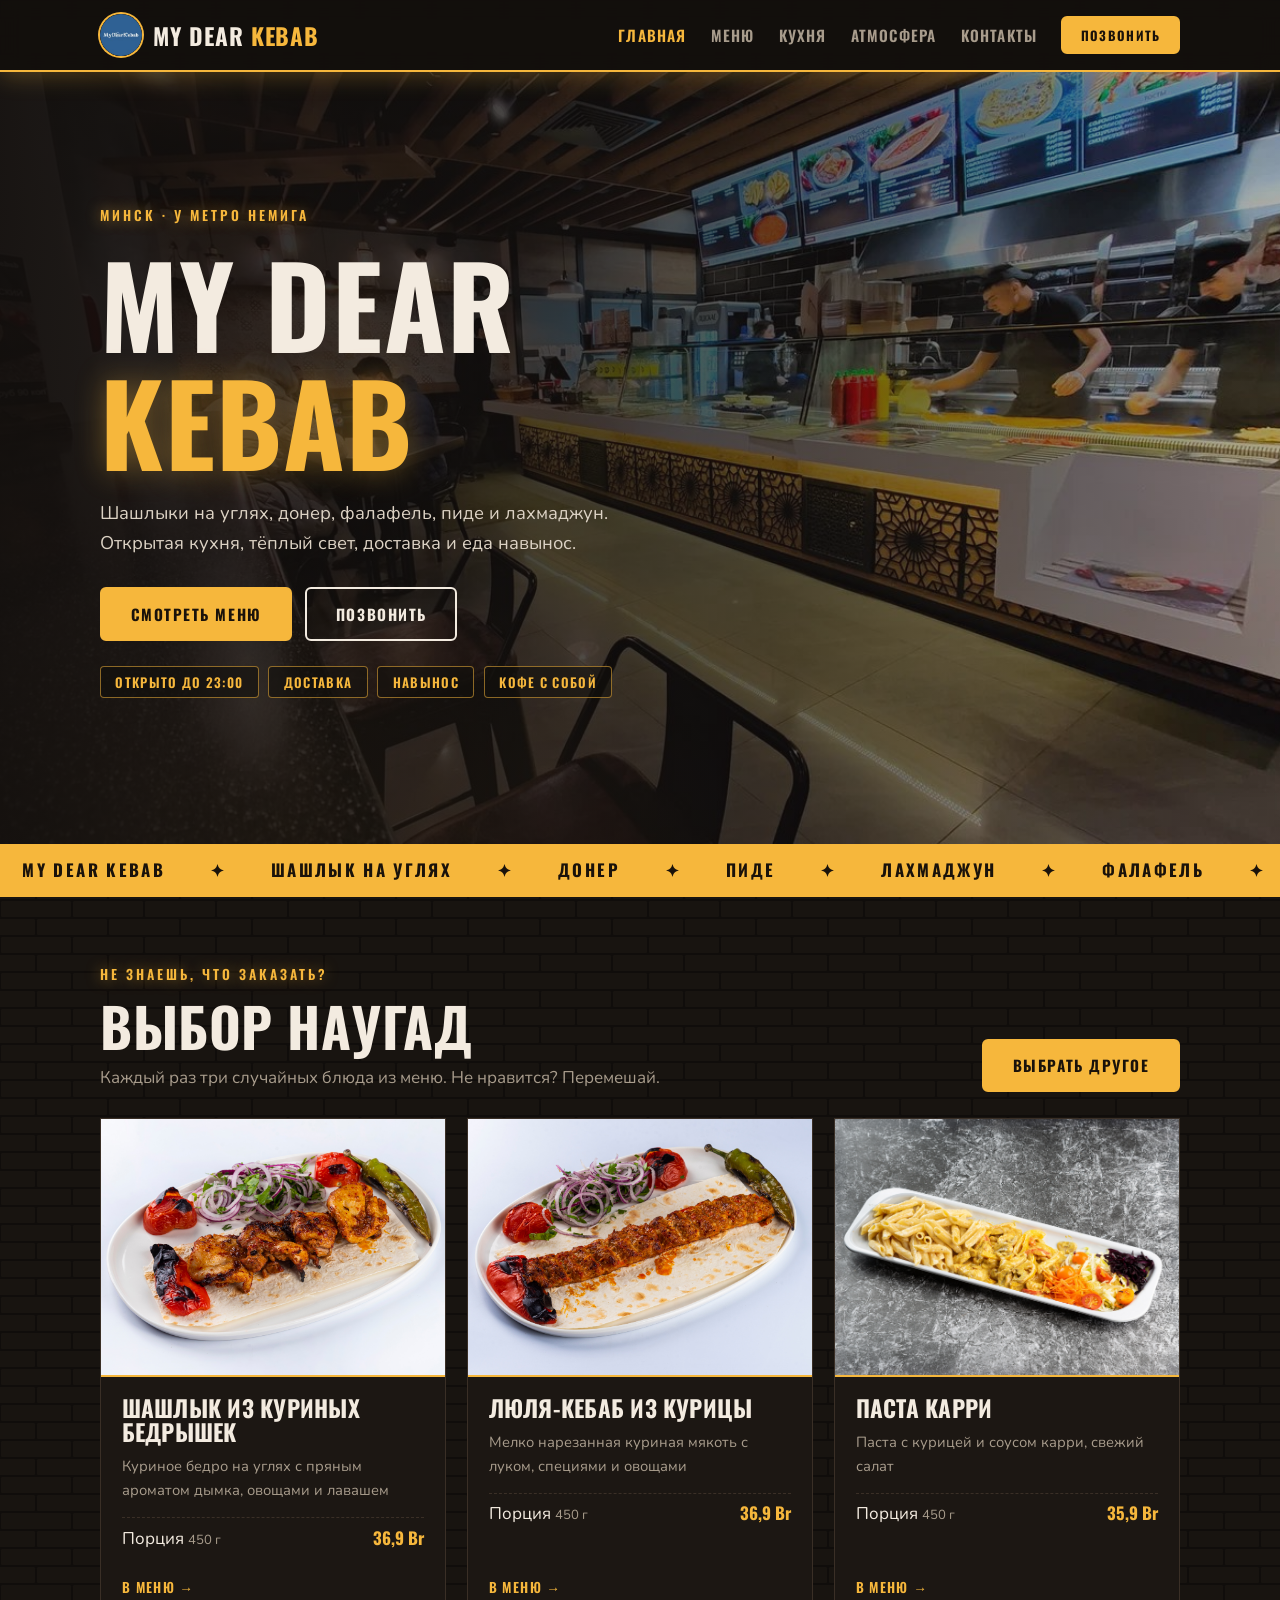
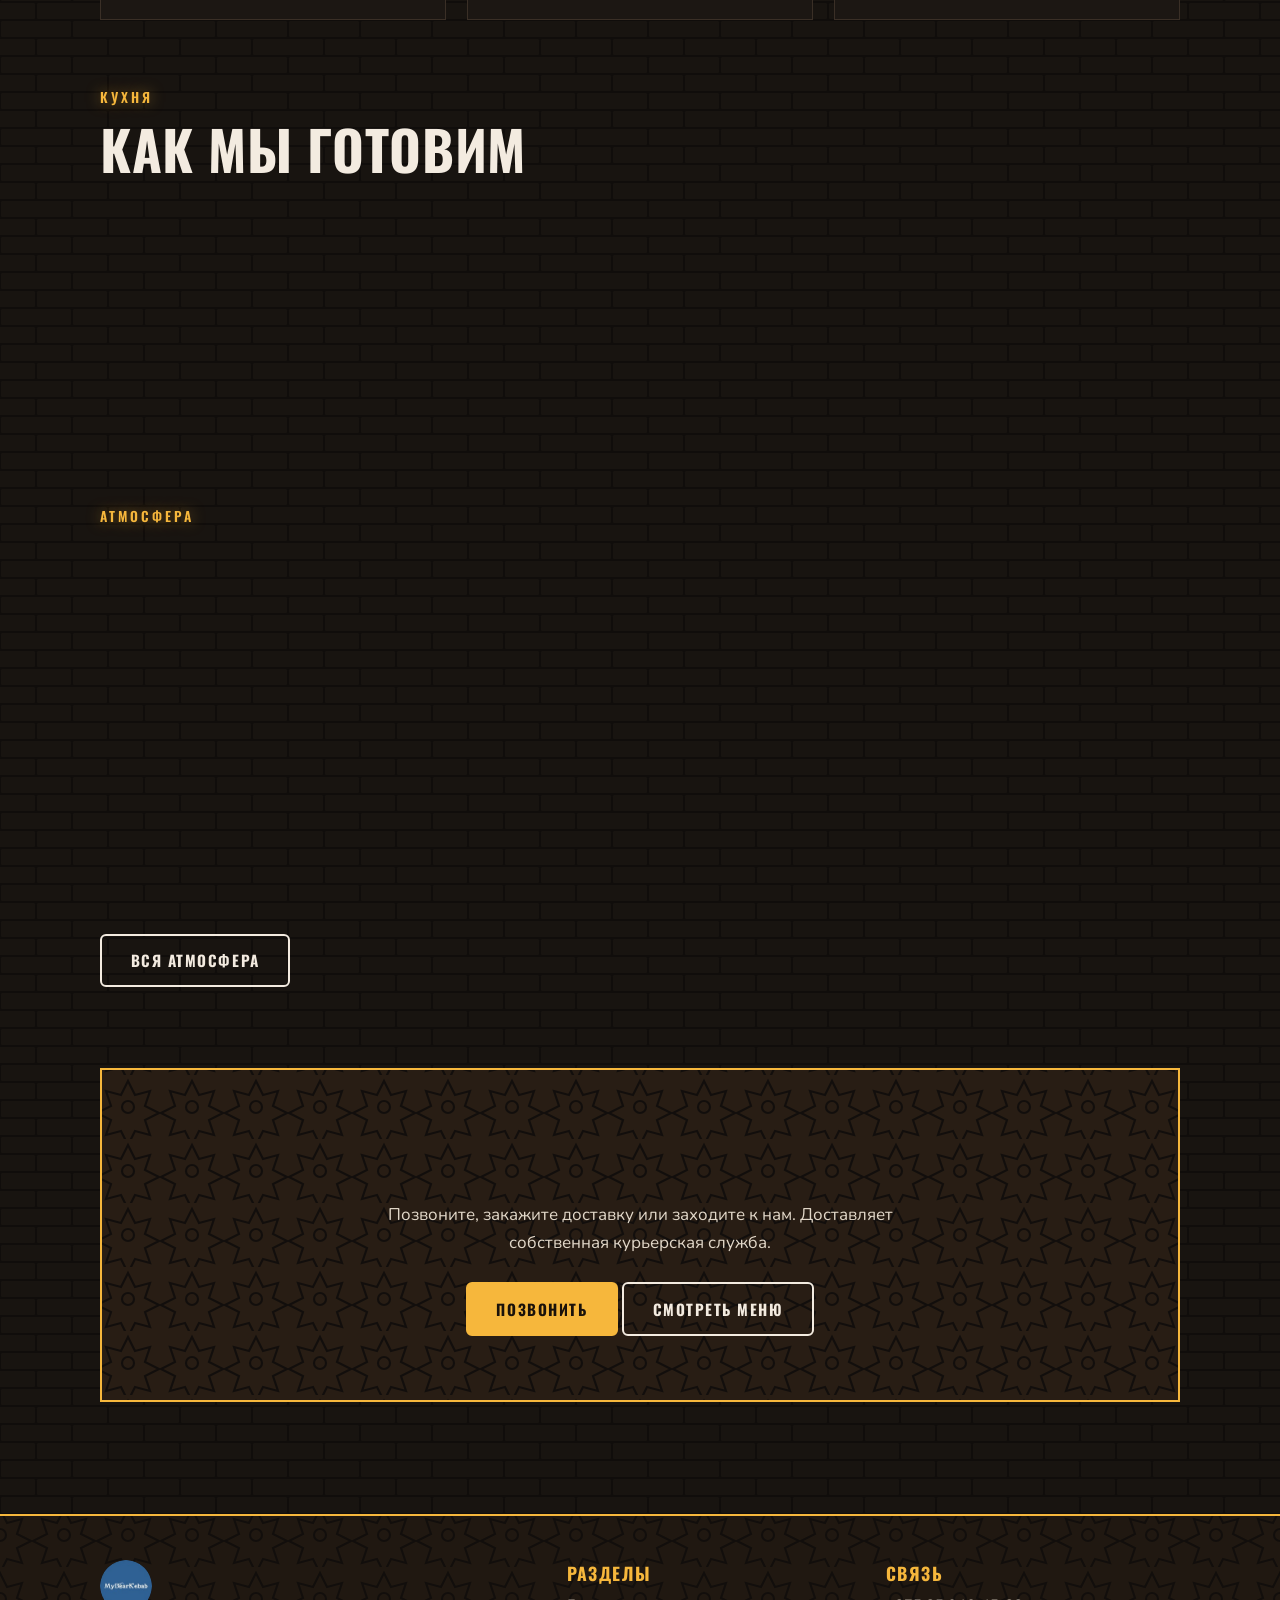
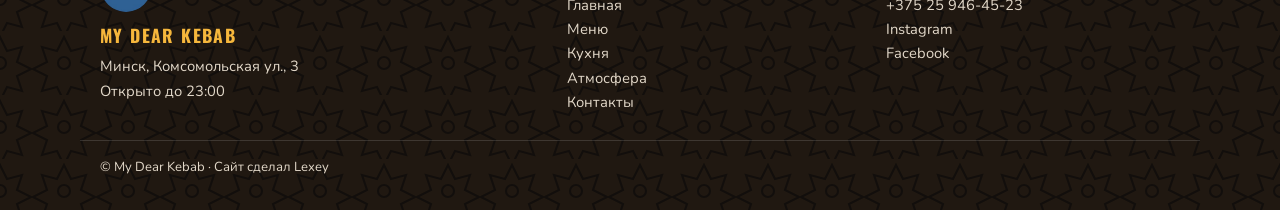
<file: index.html>
<!DOCTYPE html><html lang="ru"><head><meta charset="UTF-8"><meta name="viewport" content="width=device-width,initial-scale=1,viewport-fit=cover"><meta name="theme-color" content="#120f0d"><script>document.documentElement.className="js"</script><link rel="icon" href="favicon.ico" sizes="any"><link rel="icon" type="image/png" sizes="32x32" href="favicon-32.png"><link rel="apple-touch-icon" href="favicon-180.png"><link rel="preconnect" href="https://fonts.googleapis.com"><link rel="preconnect" href="https://fonts.gstatic.com" crossorigin><link href="https://fonts.googleapis.com/css2?family=Oswald:wght@500;600;700&family=Nunito:wght@400;600;700;800&display=swap" rel="stylesheet"><link rel="stylesheet" href="css/style.css"><title>My Dear Kebab — донер, шашлык и пиде в Минске, Комсомольская, 3</title><meta name="description" content="My Dear Kebab: шашлыки на углях, донер, фалафель, лахмаджун и пиде. Минск, Комсомольская ул., 3, у метро Немига. Доставка и еда навынос."></head><body><header id="site-header"></header>
<main><section class="hero"><div class="wrap"><span class="eyebrow">Минск · у метро Немига</span><h1>My Dear <span>Kebab</span></h1><p>Шашлыки на углях, донер, фалафель, пиде и лахмаджун. Открытая кухня, тёплый свет, доставка и еда навынос.</p><div class="acts"><a class="btn" href="menu.html">Смотреть меню</a><a class="btn ghost" data-tel href="#">Позвонить</a></div><div class="chips"><span data-site="hours"></span><span>Доставка</span><span>Навынос</span><span>Кофе с собой</span></div></div></section>
<div class="mq" id="mq"></div>
<section><div class="wrap"><div class="pick"><div class="sec-head"><span class="eyebrow">Не знаешь, что заказать?</span><h2>Выбор наугад</h2><p>Каждый раз три случайных блюда из меню. Не нравится? Перемешай.</p></div><button class="btn" id="reroll" type="button">Выбрать другое</button></div><div class="grid" id="random"></div></div></section>
<section style="padding-top:0"><div class="wrap"><div class="sec-head"><span class="eyebrow">Кухня</span><h2>Как мы готовим</h2></div><div class="tiles3"><a class="tile" href="kitchen.html"><span class="n">01</span><h3>Угли</h3><p>Баранина, телятина и курица на углях.</p></a><a class="tile" href="kitchen.html"><span class="n">02</span><h3>Лаваш и донер</h3><p>Тонкий лаваш и ароматные соусы.</p></a><a class="tile" href="kitchen.html"><span class="n">03</span><h3>Пиде и лахмаджун</h3><p>Выпечка из печи с мясом и сыром.</p></a></div></div></section>
<section style="padding-top:0"><div class="wrap"><div class="sec-head"><span class="eyebrow">Атмосфера</span><h2>Загляни к нам</h2></div><div class="shots"><figure style="margin:0"><div class="shot"><img src="images/hall.jpg" alt="Зал с открытой кухней" loading="lazy"></div><figcaption class="cap">Зал<small>Открытая кухня и экраны с меню.</small></figcaption></figure><figure style="margin:0"><div class="shot"><img src="images/terrace.jpg" alt="Летняя веранда" loading="lazy"></div><figcaption class="cap">Веранда<small>Столики под зонтами.</small></figcaption></figure><figure style="margin:0"><div class="shot"><img src="images/kitchen.jpg" style="--pos:45% 40%" alt="Повара за работой" loading="lazy"></div><figcaption class="cap">Кухня<small>Блюда собирают у стойки.</small></figcaption></figure></div><p style="margin-top:2rem"><a class="btn ghost" href="atmosphere.html">Вся атмосфера</a></p></div></section>
<section style="padding-top:0"><div class="wrap"><div class="band"><h2>Проголодались?</h2><p>Позвоните, закажите доставку или заходите к нам. Доставляет собственная курьерская служба.</p><a class="btn" data-tel href="#">Позвонить</a> <a class="btn ghost" href="menu.html">Смотреть меню</a></div></div></section></main><footer id="site-footer"></footer><script src="js/data.js"></script><script src="js/main.js"></script></body></html>
</file>
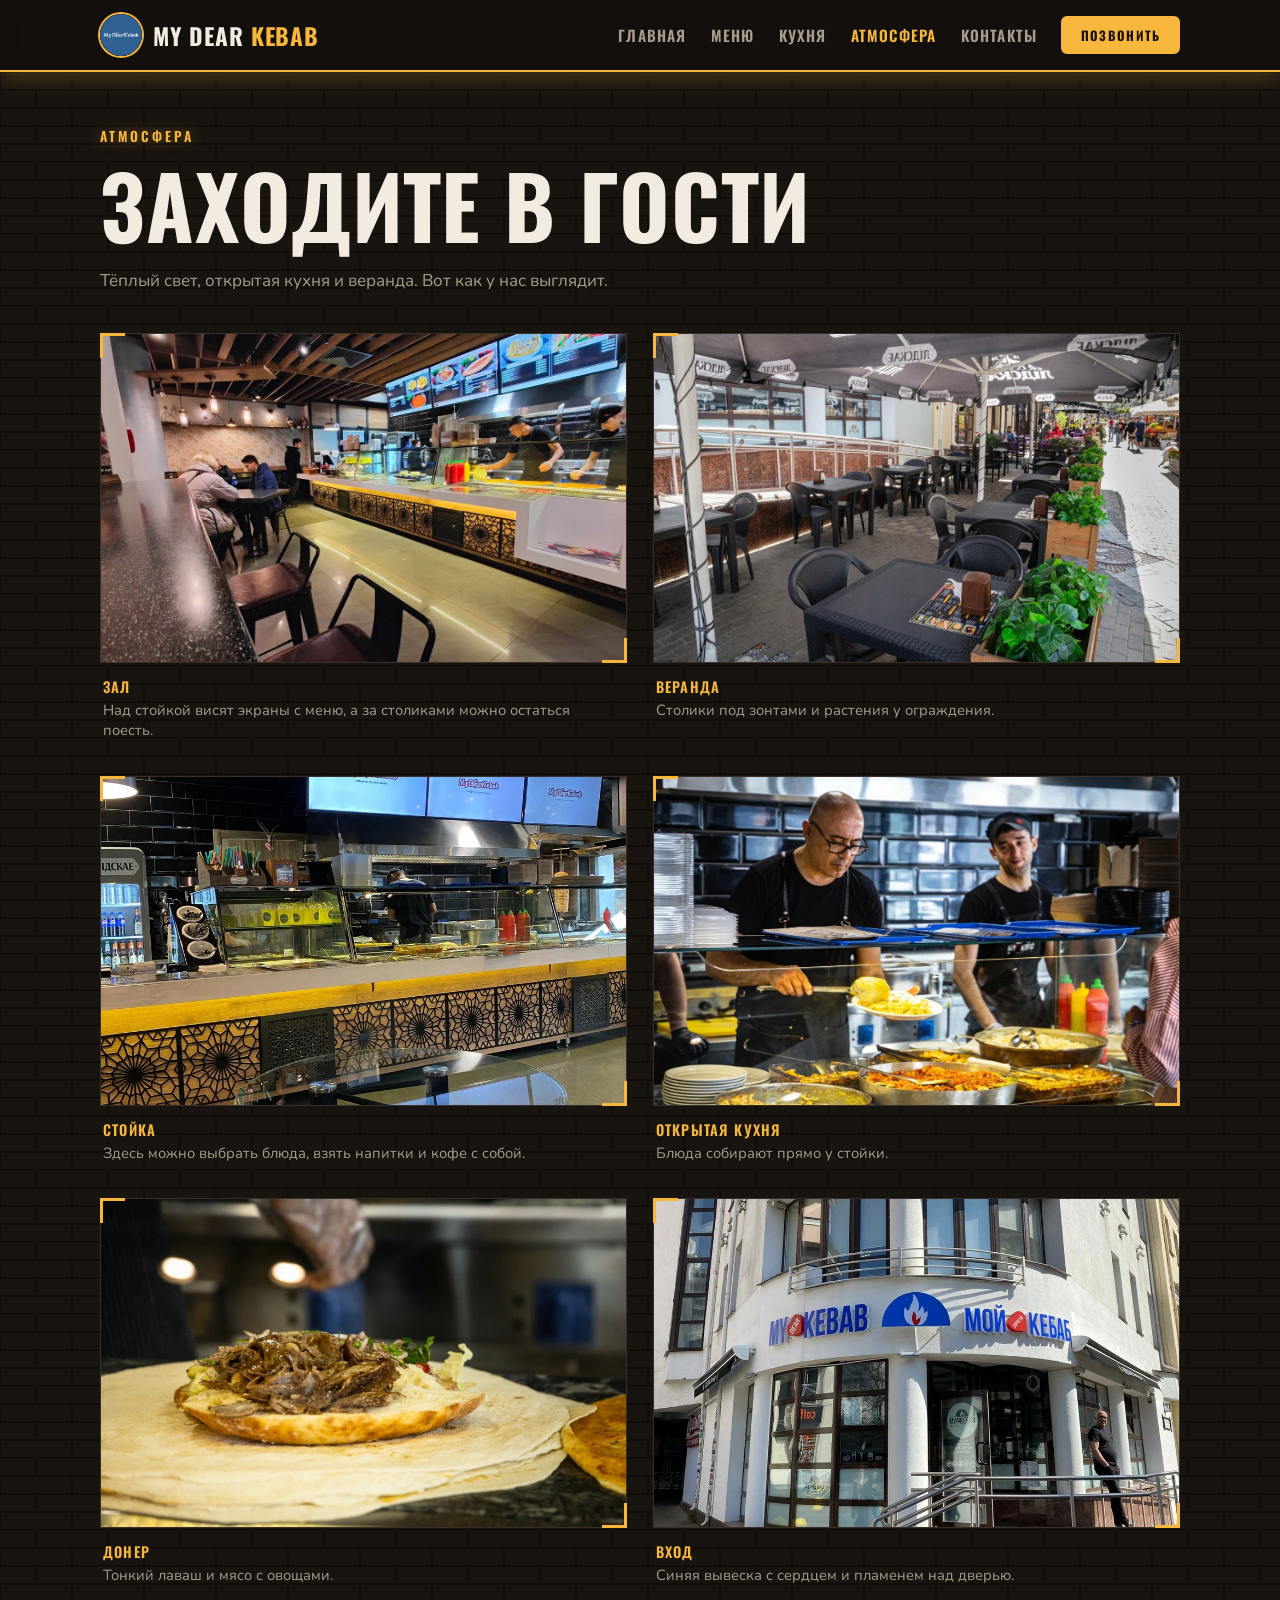
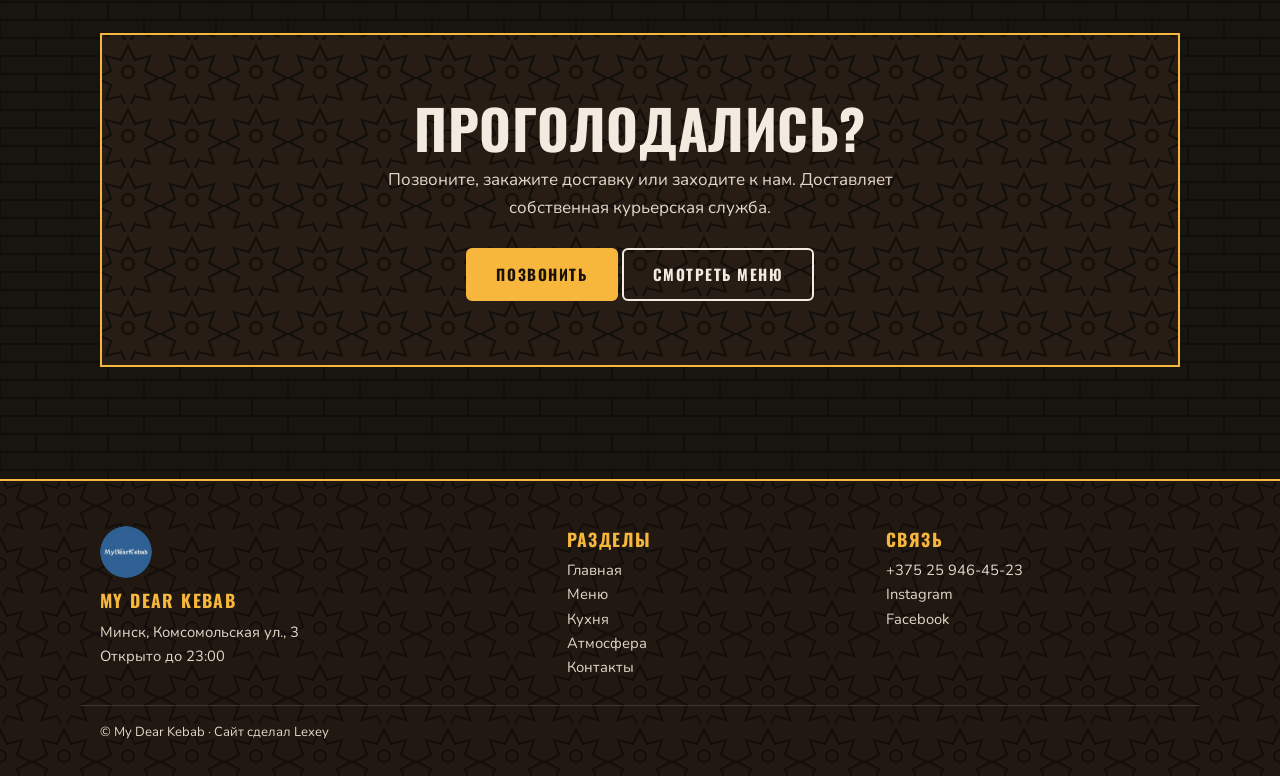
<file: atmosphere.html>
<!DOCTYPE html><html lang="ru"><head><meta charset="UTF-8"><meta name="viewport" content="width=device-width,initial-scale=1,viewport-fit=cover"><meta name="theme-color" content="#120f0d"><script>document.documentElement.className="js"</script><link rel="icon" href="favicon.ico" sizes="any"><link rel="icon" type="image/png" sizes="32x32" href="favicon-32.png"><link rel="apple-touch-icon" href="favicon-180.png"><link rel="preconnect" href="https://fonts.googleapis.com"><link rel="preconnect" href="https://fonts.gstatic.com" crossorigin><link href="https://fonts.googleapis.com/css2?family=Oswald:wght@500;600;700&family=Nunito:wght@400;600;700;800&display=swap" rel="stylesheet"><link rel="stylesheet" href="css/style.css"><title>Атмосфера — My Dear Kebab, Минск</title><meta name="description" content="Как выглядит My Dear Kebab: зал с открытой кухней, летняя веранда и вход на Комсомольской, 3."></head><body><header id="site-header"></header>
<main><div class="wrap page"><span class="eyebrow">Атмосфера</span><h1 class="big">Заходите в гости</h1><p class="mut" style="max-width:560px">Тёплый свет, открытая кухня и веранда. Вот как у нас выглядит.</p>
<div class="shots" style="grid-template-columns:repeat(2,1fr);margin-top:2.4rem;gap:2.2rem 1.6rem">
<figure style="margin:0"><div class="shot"><img src="images/hall.jpg" alt="Зал с открытой кухней" loading="lazy"></div><figcaption class="cap">Зал<small>Над стойкой висят экраны с меню, а за столиками можно остаться поесть.</small></figcaption></figure>
<figure style="margin:0"><div class="shot"><img src="images/terrace.jpg" alt="Летняя веранда" loading="lazy"></div><figcaption class="cap">Веранда<small>Столики под зонтами и растения у ограждения.</small></figcaption></figure>
<figure style="margin:0"><div class="shot"><img src="images/counter.jpg" style="--pos:50% 45%" alt="Стойка с экранами" loading="lazy"></div><figcaption class="cap">Стойка<small>Здесь можно выбрать блюда, взять напитки и кофе с собой.</small></figcaption></figure>
<figure style="margin:0"><div class="shot"><img src="images/kitchen.jpg" style="--pos:45% 40%" alt="Повара за работой" loading="lazy"></div><figcaption class="cap">Открытая кухня<small>Блюда собирают прямо у стойки.</small></figcaption></figure>
<figure style="margin:0"><div class="shot"><img src="images/doner.jpg" style="--pos:40% 50%" alt="Донер на кухне" loading="lazy"></div><figcaption class="cap">Донер<small>Тонкий лаваш и мясо с овощами.</small></figcaption></figure>
<figure style="margin:0"><div class="shot"><img src="images/facade.jpg" style="--pos:50% 62%" alt="Вход в My Dear Kebab" loading="lazy"></div><figcaption class="cap">Вход<small>Синяя вывеска с сердцем и пламенем над дверью.</small></figcaption></figure></div></div><section style="padding-top:0"><div class="wrap"><div class="band"><h2>Проголодались?</h2><p>Позвоните, закажите доставку или заходите к нам. Доставляет собственная курьерская служба.</p><a class="btn" data-tel href="#">Позвонить</a> <a class="btn ghost" href="menu.html">Смотреть меню</a></div></div></section></main><footer id="site-footer"></footer><script src="js/data.js"></script><script src="js/main.js"></script></body></html>
</file>
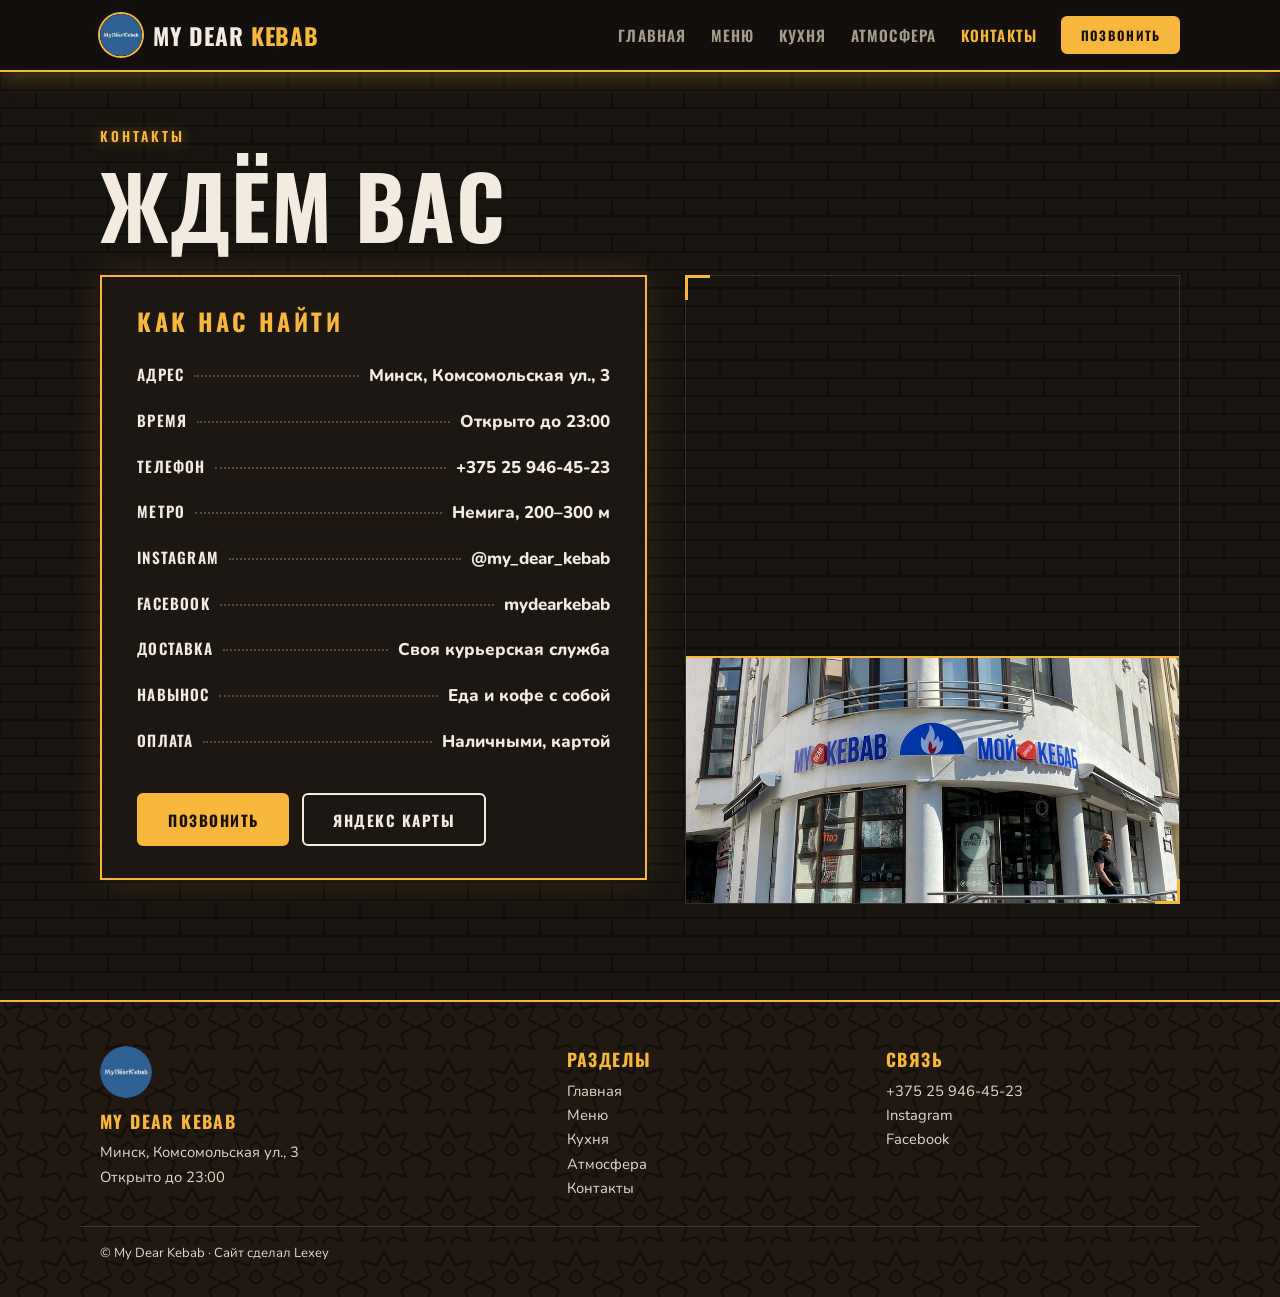
<file: contacts.html>
<!DOCTYPE html><html lang="ru"><head><meta charset="UTF-8"><meta name="viewport" content="width=device-width,initial-scale=1,viewport-fit=cover"><meta name="theme-color" content="#120f0d"><script>document.documentElement.className="js"</script><link rel="icon" href="favicon.ico" sizes="any"><link rel="icon" type="image/png" sizes="32x32" href="favicon-32.png"><link rel="apple-touch-icon" href="favicon-180.png"><link rel="preconnect" href="https://fonts.googleapis.com"><link rel="preconnect" href="https://fonts.gstatic.com" crossorigin><link href="https://fonts.googleapis.com/css2?family=Oswald:wght@500;600;700&family=Nunito:wght@400;600;700;800&display=swap" rel="stylesheet"><link rel="stylesheet" href="css/style.css"><title>Контакты — My Dear Kebab, Минск</title><meta name="description" content="My Dear Kebab: Минск, Комсомольская ул., 3. Телефон +375 25 946-45-23, Instagram, Facebook, как добраться от метро Немига."></head><body><header id="site-header"></header>
<main><div class="wrap page"><span class="eyebrow">Контакты</span><h1 class="big">Ждём вас</h1>
<div class="cnt"><div class="boardx"><h3>Как нас найти</h3>
<div class="ln"><span>Адрес</span><i></i><b data-site="address"></b></div><div class="ln"><span>Время</span><i></i><b data-site="hours"></b></div><div class="ln"><span>Телефон</span><i></i><b><a data-tel href="#"><span data-site="phone" style="font:inherit;letter-spacing:0;text-transform:none"></span></a></b></div><div class="ln"><span>Метро</span><i></i><b>Немига, 200–300 м</b></div><div class="ln"><span>Instagram</span><i></i><b><a data-ig href="#" target="_blank" rel="noopener">@my_dear_kebab</a></b></div><div class="ln"><span>Facebook</span><i></i><b><a data-fb href="#" target="_blank" rel="noopener">mydearkebab</a></b></div><div class="ln"><span>Доставка</span><i></i><b>Своя курьерская служба</b></div><div class="ln"><span>Навынос</span><i></i><b>Еда и кофе с собой</b></div><div class="ln"><span>Оплата</span><i></i><b>Наличными, картой</b></div>
<div class="acts"><a class="btn" data-tel href="#">Позвонить</a><a class="btn ghost" data-map href="#" target="_blank" rel="noopener">Яндекс Карты</a></div></div>
<div class="mapx"><iframe title="Карта: My Dear Kebab" loading="lazy" src="https://yandex.by/map-widget/v1/?ll=27.551503%2C53.903492&z=16&pt=27.551503%2C53.903492%2Cpm2rdm"></iframe><img src="images/facade.jpg" alt="Вход в My Dear Kebab" loading="lazy"></div></div></div></main><footer id="site-footer"></footer><script src="js/data.js"></script><script src="js/main.js"></script></body></html>
</file>
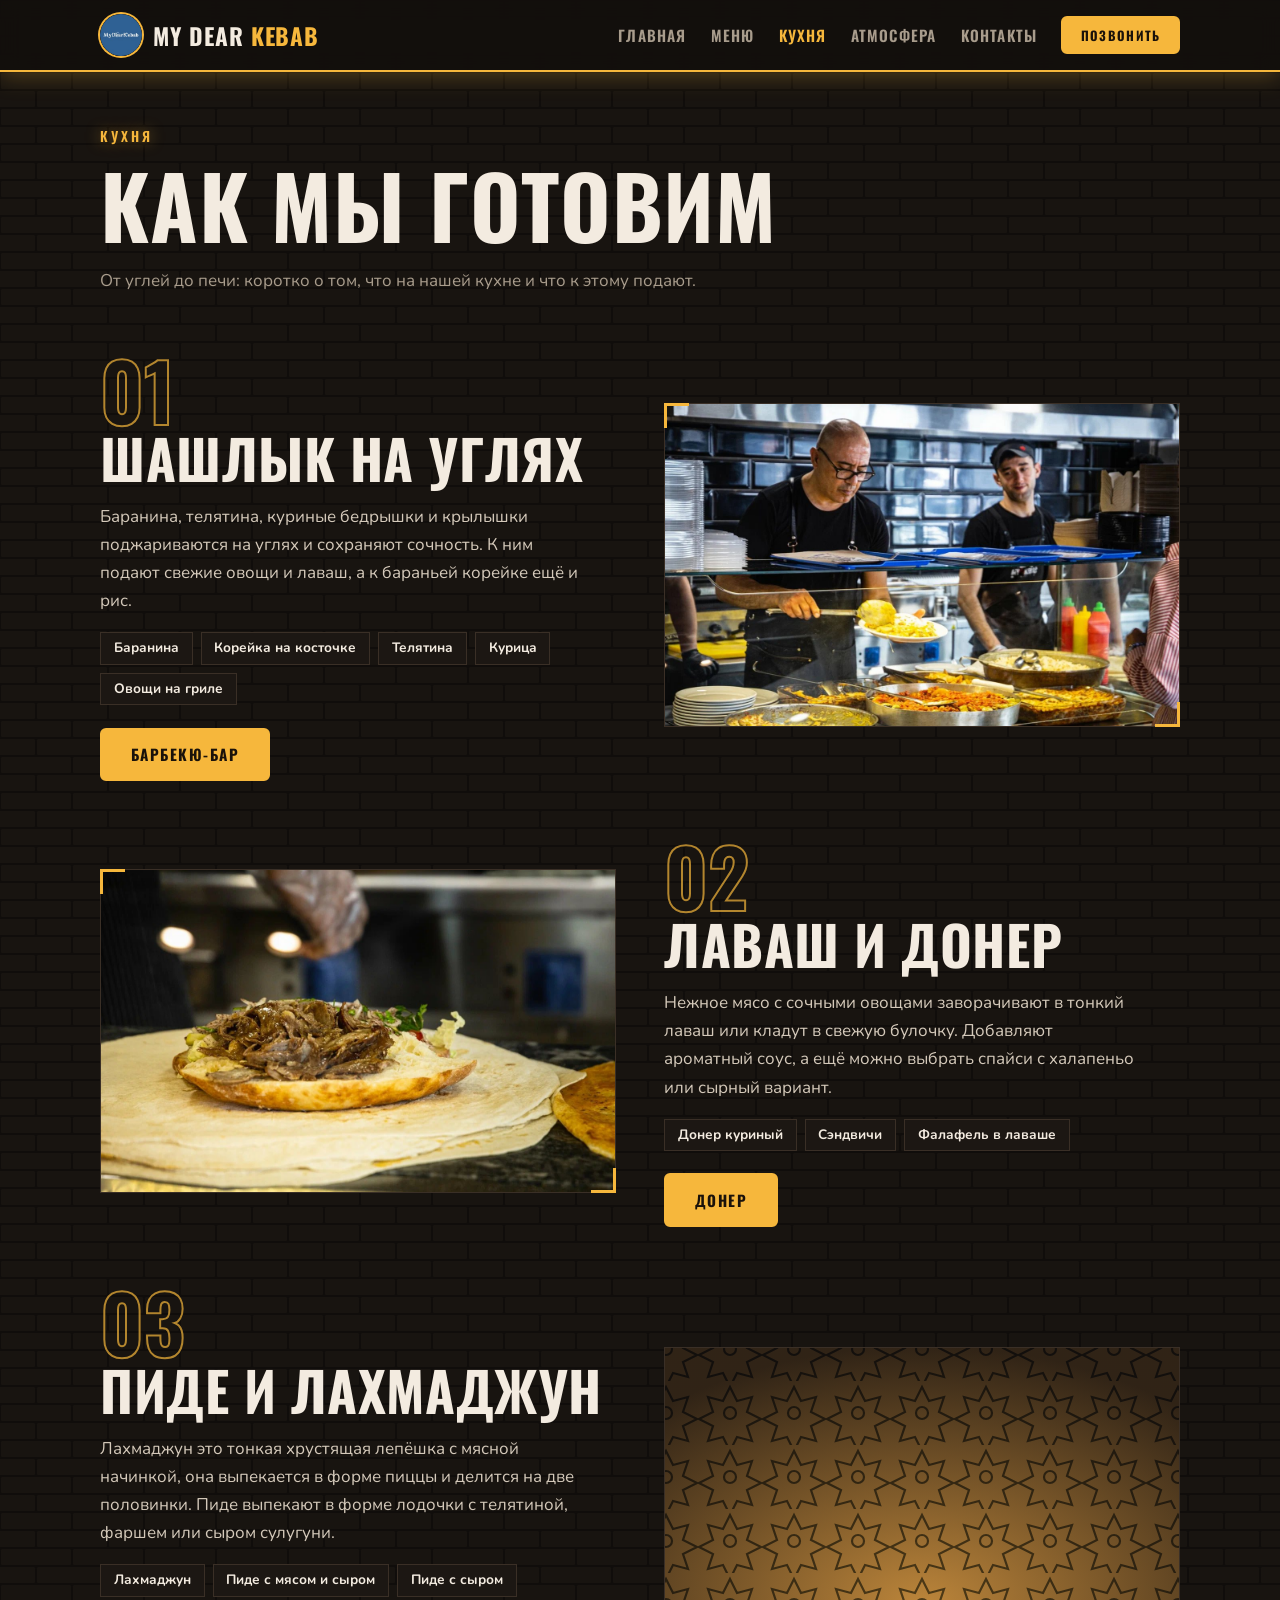
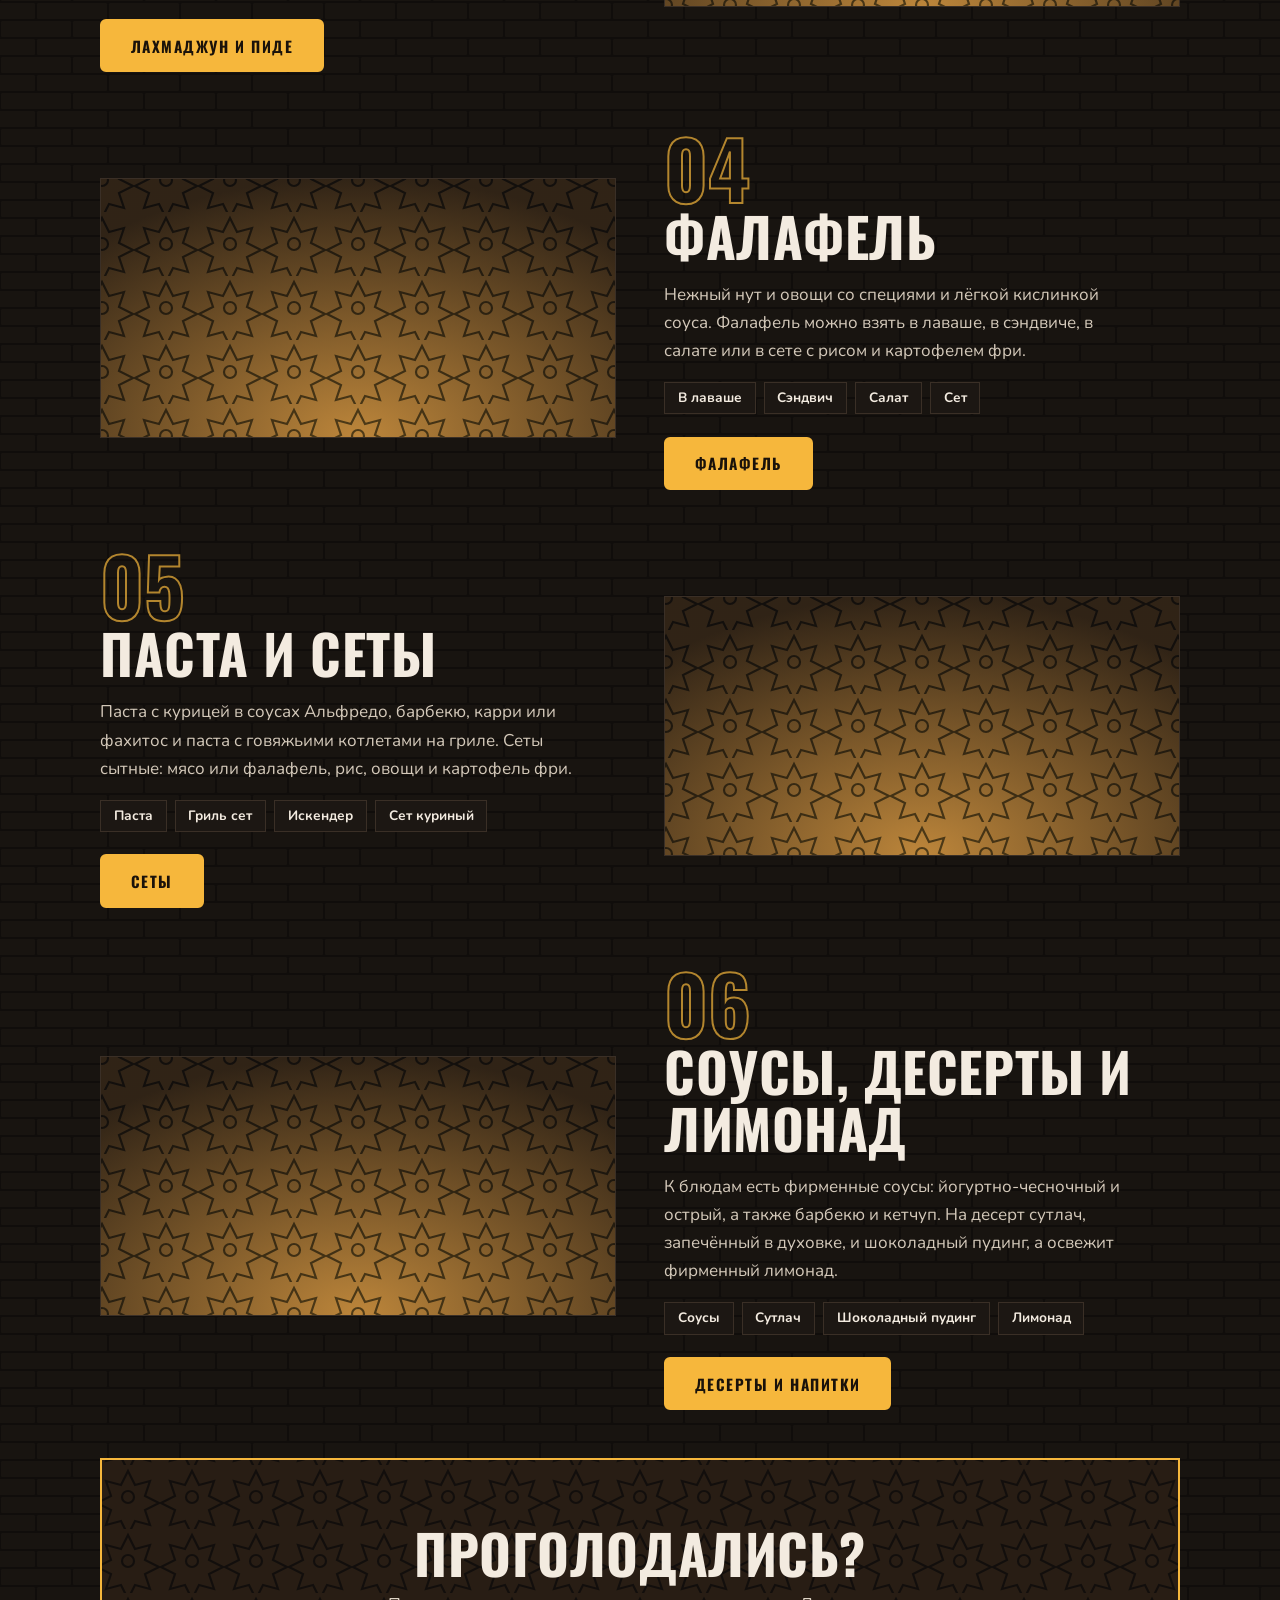
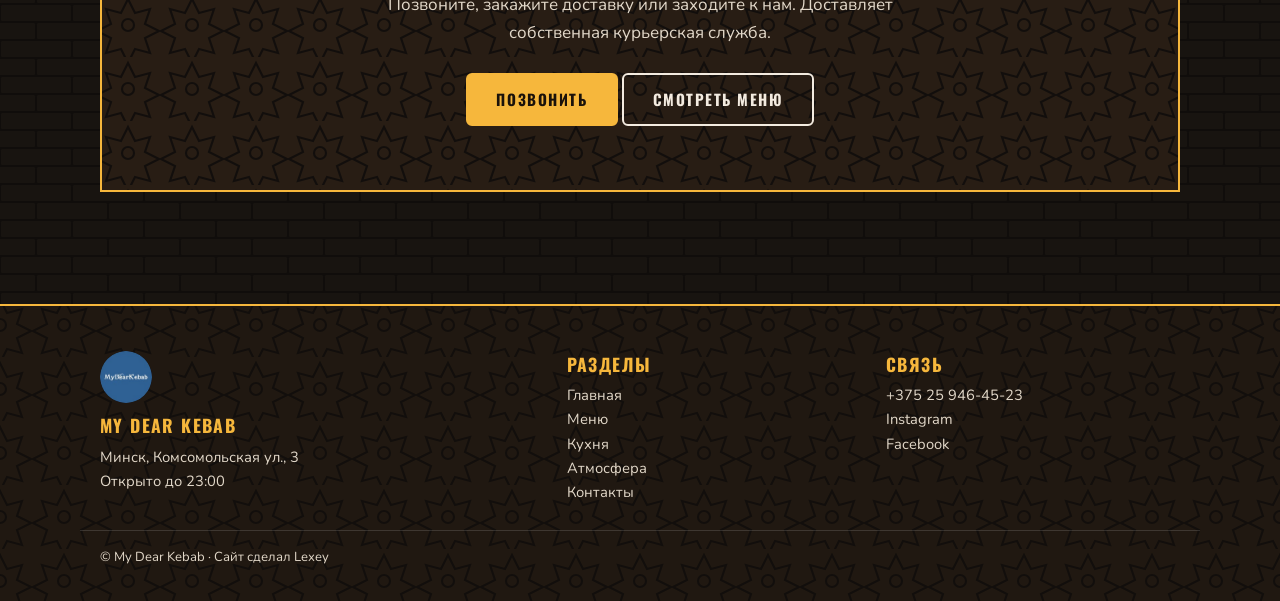
<file: kitchen.html>
<!DOCTYPE html><html lang="ru"><head><meta charset="UTF-8"><meta name="viewport" content="width=device-width,initial-scale=1,viewport-fit=cover"><meta name="theme-color" content="#120f0d"><script>document.documentElement.className="js"</script><link rel="icon" href="favicon.ico" sizes="any"><link rel="icon" type="image/png" sizes="32x32" href="favicon-32.png"><link rel="apple-touch-icon" href="favicon-180.png"><link rel="preconnect" href="https://fonts.googleapis.com"><link rel="preconnect" href="https://fonts.gstatic.com" crossorigin><link href="https://fonts.googleapis.com/css2?family=Oswald:wght@500;600;700&family=Nunito:wght@400;600;700;800&display=swap" rel="stylesheet"><link rel="stylesheet" href="css/style.css"><title>Кухня — My Dear Kebab, Минск</title><meta name="description" content="Как готовят в My Dear Kebab: шашлыки на углях, донер в лаваше, пиде и лахмаджун, фалафель, паста, соусы и десерты."></head><body><header id="site-header"></header>
<main><div class="wrap page"><span class="eyebrow">Кухня</span><h1 class="big">Как мы готовим</h1><p class="mut" style="max-width:600px">От углей до печи: коротко о том, что на нашей кухне и что к этому подают.</p>
<div class="kit"><div><div class="no">01</div><h2>Шашлык на углях</h2><p>Баранина, телятина, куриные бедрышки и крылышки поджариваются на углях и сохраняют сочность. К ним подают свежие овощи и лаваш, а к бараньей корейке ещё и рис.</p><ul class="tags"><li>Баранина</li><li>Корейка на косточке</li><li>Телятина</li><li>Курица</li><li>Овощи на гриле</li></ul><a class="btn" href="menu.html#bbq">Барбекю-бар</a></div><div class="shot"><img src="images/kitchen.jpg" style="--pos:45% 40%" alt="Повара на кухне" loading="lazy"></div></div>
<div class="kit"><div><div class="no">02</div><h2>Лаваш и донер</h2><p>Нежное мясо с сочными овощами заворачивают в тонкий лаваш или кладут в свежую булочку. Добавляют ароматный соус, а ещё можно выбрать спайси с халапеньо или сырный вариант.</p><ul class="tags"><li>Донер куриный</li><li>Сэндвичи</li><li>Фалафель в лаваше</li></ul><a class="btn" href="menu.html#doner">Донер</a></div><div class="shot"><img src="images/doner.jpg" style="--pos:40% 50%" alt="Донер на кухне" loading="lazy"></div></div>
<div class="kit"><div><div class="no">03</div><h2>Пиде и лахмаджун</h2><p>Лахмаджун это тонкая хрустящая лепёшка с мясной начинкой, она выпекается в форме пиццы и делится на две половинки. Пиде выпекают в форме лодочки с телятиной, фаршем или сыром сулугуни.</p><ul class="tags"><li>Лахмаджун</li><li>Пиде с мясом и сыром</li><li>Пиде с сыром</li></ul><a class="btn" href="menu.html#pide">Лахмаджун и пиде</a></div><div class="panel"></div></div>
<div class="kit"><div><div class="no">04</div><h2>Фалафель</h2><p>Нежный нут и овощи со специями и лёгкой кислинкой соуса. Фалафель можно взять в лаваше, в сэндвиче, в салате или в сете с рисом и картофелем фри.</p><ul class="tags"><li>В лаваше</li><li>Сэндвич</li><li>Салат</li><li>Сет</li></ul><a class="btn" href="menu.html#falafel">Фалафель</a></div><div class="panel"></div></div>
<div class="kit"><div><div class="no">05</div><h2>Паста и сеты</h2><p>Паста с курицей в соусах Альфредо, барбекю, карри или фахитос и паста с говяжьими котлетами на гриле. Сеты сытные: мясо или фалафель, рис, овощи и картофель фри.</p><ul class="tags"><li>Паста</li><li>Гриль сет</li><li>Искендер</li><li>Сет куриный</li></ul><a class="btn" href="menu.html#sets">Сеты</a></div><div class="panel"></div></div>
<div class="kit"><div><div class="no">06</div><h2>Соусы, десерты и лимонад</h2><p>К блюдам есть фирменные соусы: йогуртно-чесночный и острый, а также барбекю и кетчуп. На десерт сутлач, запечённый в духовке, и шоколадный пудинг, а освежит фирменный лимонад.</p><ul class="tags"><li>Соусы</li><li>Сутлач</li><li>Шоколадный пудинг</li><li>Лимонад</li></ul><a class="btn" href="menu.html#desserts">Десерты и напитки</a></div><div class="panel"></div></div></div><section style="padding-top:0"><div class="wrap"><div class="band"><h2>Проголодались?</h2><p>Позвоните, закажите доставку или заходите к нам. Доставляет собственная курьерская служба.</p><a class="btn" data-tel href="#">Позвонить</a> <a class="btn ghost" href="menu.html">Смотреть меню</a></div></div></section></main><footer id="site-footer"></footer><script src="js/data.js"></script><script src="js/main.js"></script></body></html>
</file>
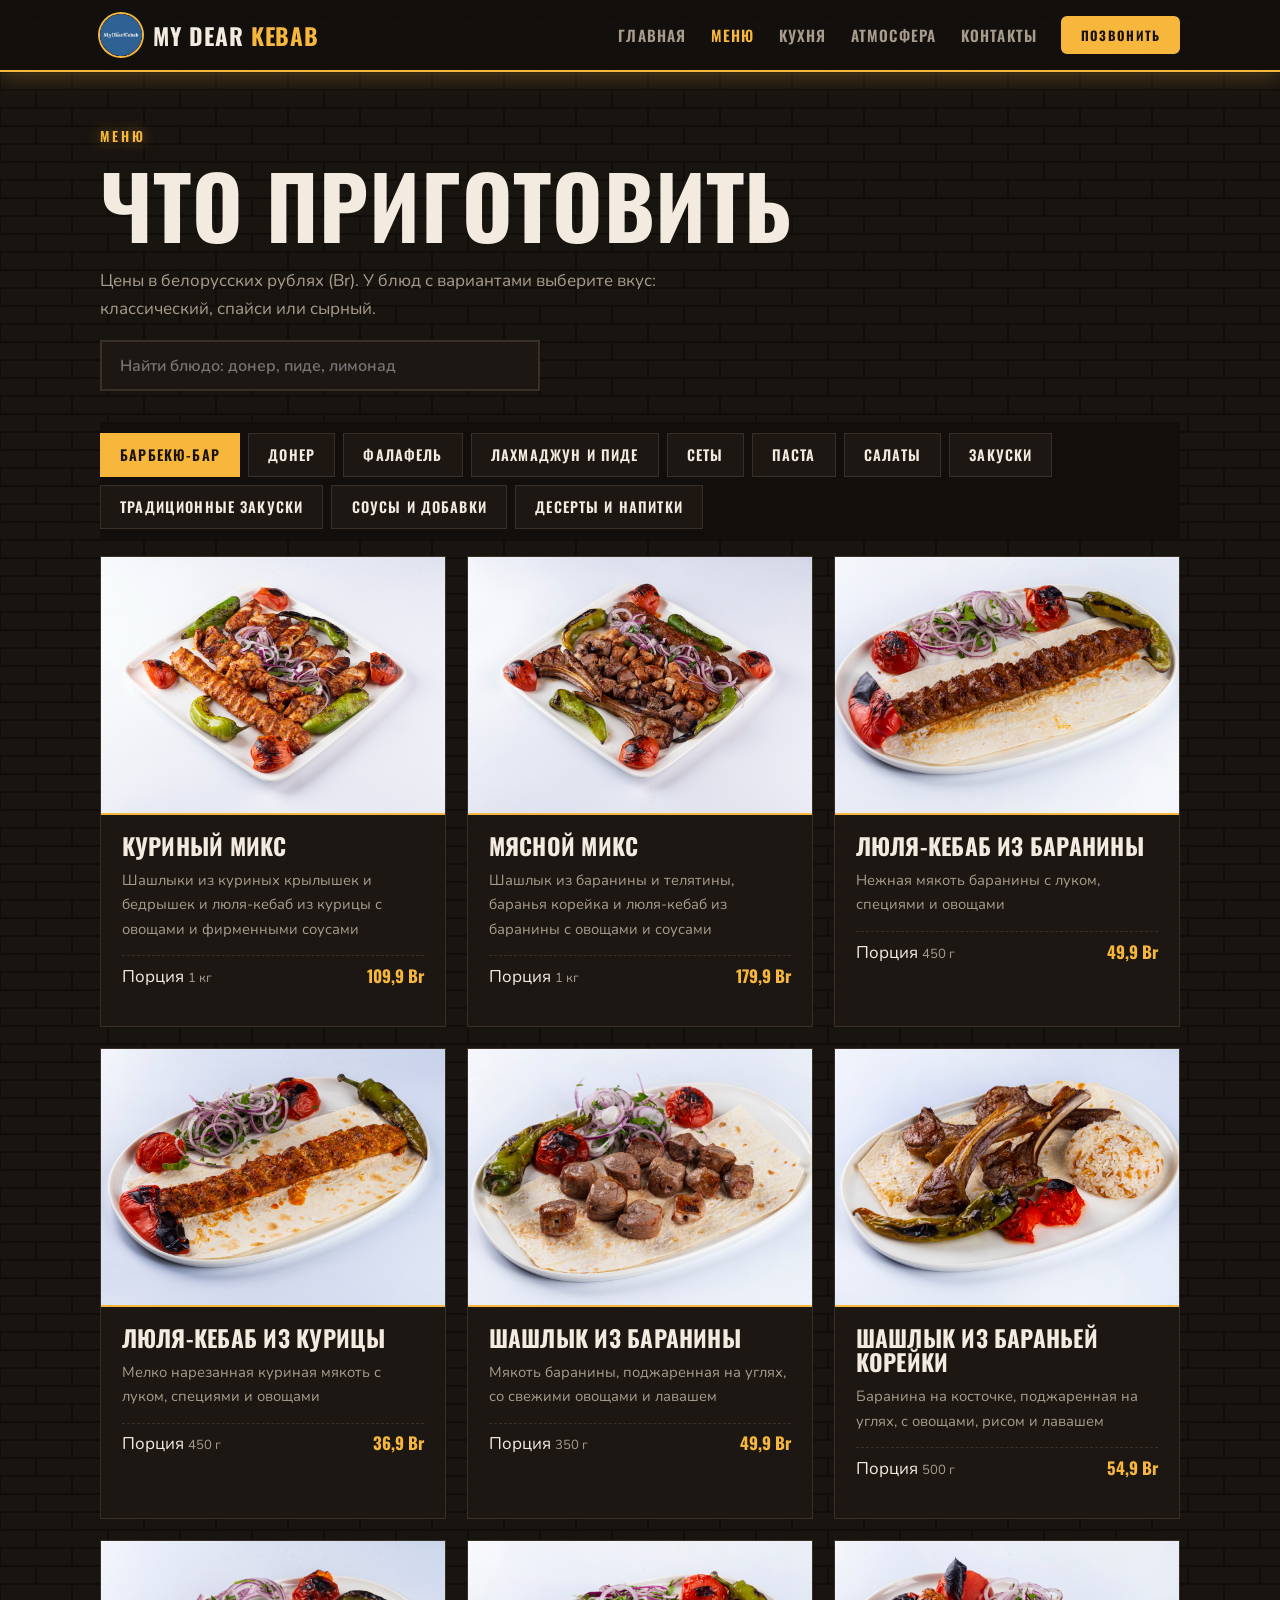
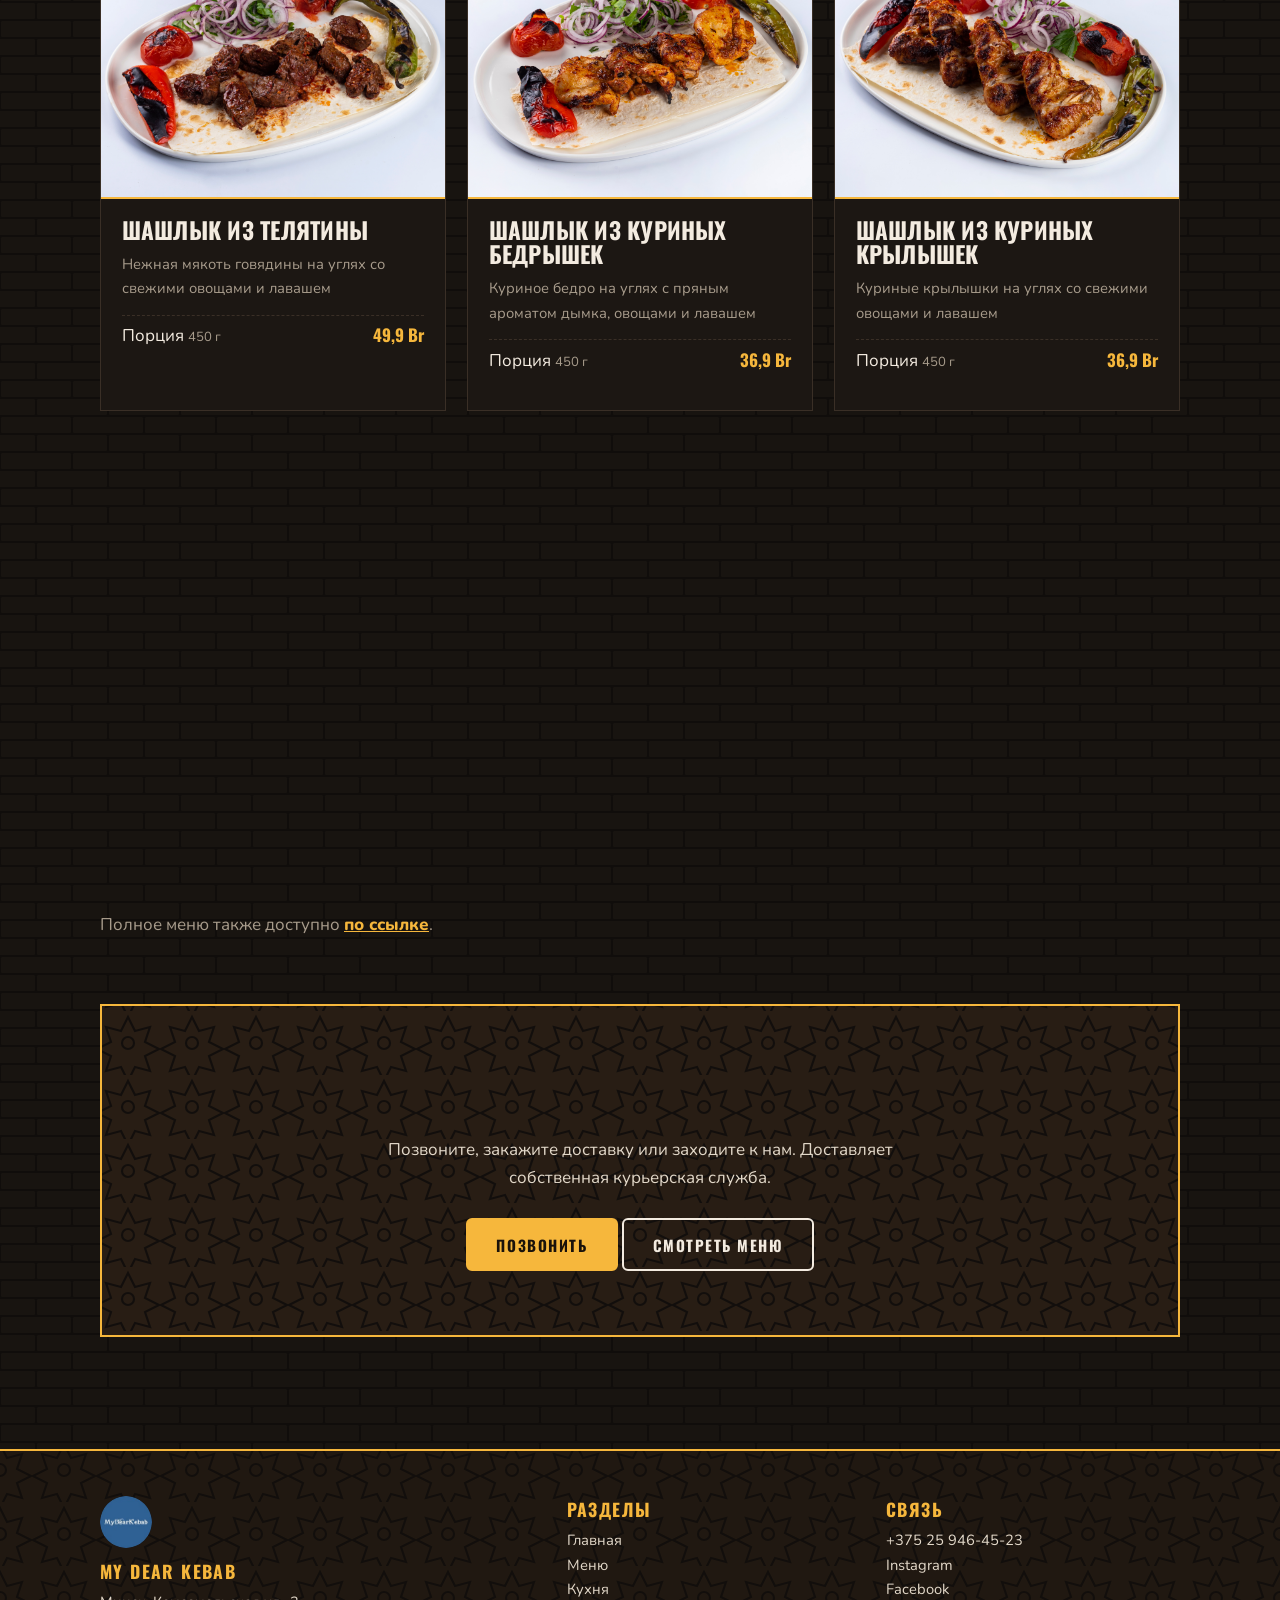
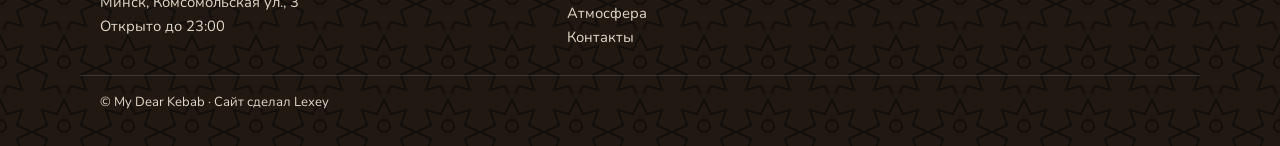
<file: menu.html>
<!DOCTYPE html><html lang="ru"><head><meta charset="UTF-8"><meta name="viewport" content="width=device-width,initial-scale=1,viewport-fit=cover"><meta name="theme-color" content="#120f0d"><script>document.documentElement.className="js"</script><link rel="icon" href="favicon.ico" sizes="any"><link rel="icon" type="image/png" sizes="32x32" href="favicon-32.png"><link rel="apple-touch-icon" href="favicon-180.png"><link rel="preconnect" href="https://fonts.googleapis.com"><link rel="preconnect" href="https://fonts.gstatic.com" crossorigin><link href="https://fonts.googleapis.com/css2?family=Oswald:wght@500;600;700&family=Nunito:wght@400;600;700;800&display=swap" rel="stylesheet"><link rel="stylesheet" href="css/style.css"><title>Меню — My Dear Kebab, Минск</title><meta name="description" content="Меню My Dear Kebab: шашлыки, донер, фалафель, лахмаджун, пиде, сеты, паста, салаты и десерты. Цены в белорусских рублях."></head><body><header id="site-header"></header>
<main><div class="wrap page"><span class="eyebrow">Меню</span><h1 class="big">Что приготовить</h1><p class="mut" style="max-width:560px">Цены в белорусских рублях (Br). У блюд с вариантами выберите вкус: классический, спайси или сырный.</p>
<div class="search"><input id="q" type="search" placeholder="Найти блюдо: донер, пиде, лимонад" aria-label="Поиск по меню"></div><div id="info"></div><div id="tabs"></div><div class="grid" id="menu" style="margin-top:1rem"></div>
<p class="mut" style="margin-top:2rem">Полное меню также доступно <a data-menu href="#" target="_blank" rel="noopener" style="color:var(--amber);font-weight:800">по ссылке</a>.</p></div><section style="padding-top:0"><div class="wrap"><div class="band"><h2>Проголодались?</h2><p>Позвоните, закажите доставку или заходите к нам. Доставляет собственная курьерская служба.</p><a class="btn" data-tel href="#">Позвонить</a> <a class="btn ghost" href="menu.html">Смотреть меню</a></div></div></section></main><footer id="site-footer"></footer><script src="js/data.js"></script><script src="js/main.js"></script></body></html>
</file>
<file: css/style.css>
:root{--bg:#120f0d;--sf:#1c1713;--sf2:#251e18;--ink:#f3ebe0;--mut:#a89c8c;--line:#3a2f26;--amber:#f6b73c;--red:#e04a3d;--blue:#2d63a3;--wood:#a8743a;--fd:"Oswald","Arial Narrow",Impact,sans-serif;
--tile:url("data:image/svg+xml,%3Csvg xmlns='http://www.w3.org/2000/svg' width='72' height='36' viewBox='0 0 72 36'%3E%3Crect width='72' height='36' fill='%23100d0b'/%3E%3Crect x='1' y='1' width='70' height='16' rx='1.5' fill='%23181410'/%3E%3Crect x='-35' y='19' width='70' height='16' rx='1.5' fill='%23181410'/%3E%3Crect x='37' y='19' width='70' height='16' rx='1.5' fill='%23181410'/%3E%3C/svg%3E");
--lat:url("data:image/svg+xml,%3Csvg xmlns='http://www.w3.org/2000/svg' width='64' height='64' viewBox='0 0 64 64'%3E%3Crect width='64' height='64' fill='%23a8743a'/%3E%3Cg fill='none' stroke='%23140f0a' stroke-width='2.2'%3E%3Cpath d='M32 6l7 14 15-4-5 15 14 7-14 7 5 15-15-4-7 14-7-14-15 4 5-15-14-7 14-7-5-15 15 4z'/%3E%3Ccircle cx='32' cy='32' r='6'/%3E%3C/g%3E%3C/svg%3E")}
*{box-sizing:border-box}html{scroll-behavior:smooth;background:var(--bg);-webkit-text-size-adjust:100%}
body{margin:0;font:17px/1.65 "Nunito",system-ui,-apple-system,"Segoe UI",Roboto,sans-serif;background:var(--tile) 0 0/72px 36px,var(--bg);color:var(--ink)}
img{max-width:100%;display:block}a{color:inherit;-webkit-tap-highlight-color:transparent;touch-action:manipulation}h1,h2,h3{font-family:var(--fd);font-weight:700;line-height:1.05;margin:0 0 .6rem;text-transform:uppercase;letter-spacing:.01em}
h1{font-size:clamp(3rem,10vw,7rem)}h2{font-size:clamp(2rem,5vw,3.4rem)}h3{font-size:1.5rem}.wrap{max-width:1120px;margin:0 auto;padding:0 1.25rem}section{padding:4rem 0}.mut{color:var(--mut)}
.eyebrow{display:inline-block;font:600 .85rem var(--fd);letter-spacing:.22em;text-transform:uppercase;color:var(--amber);margin-bottom:.8rem;text-shadow:0 0 14px #f6b73c88}
main{overflow-x:clip;animation:pg .5s ease both}@keyframes pg{from{opacity:0;transform:translateY(8px)}}body.leave main{opacity:0;transition:opacity .2s}
.js .rv{opacity:0;transform:translateY(22px);transition:opacity .6s ease,transform .6s ease,box-shadow .25s,border-color .25s}.js .rv.in{opacity:1;transform:none}
header{position:sticky;top:0;z-index:20;background:#120f0df2;backdrop-filter:blur(10px);-webkit-backdrop-filter:blur(10px);border-bottom:2px solid var(--amber);box-shadow:0 4px 22px #f6b73c44;padding-top:env(safe-area-inset-top,0)}
.bar{display:flex;align-items:center;gap:1rem;height:70px}.logo{display:flex;align-items:center;gap:.7rem;text-decoration:none;font:700 1.45rem var(--fd);text-transform:uppercase;letter-spacing:.04em}.logo img{border-radius:50%;box-shadow:0 0 0 2px var(--amber)}.logo i{font-style:normal;color:var(--amber)}
nav{display:flex;gap:1.5rem;align-items:center;margin-left:auto}nav a{text-decoration:none;font:600 .95rem var(--fd);text-transform:uppercase;letter-spacing:.08em;color:var(--mut)}nav a:hover,nav a.on{color:var(--amber)}
#burger{display:none;margin-left:auto;background:none;border:2px solid var(--amber);border-radius:10px;width:46px;height:46px;cursor:pointer;place-items:center}#burger i{display:block;width:20px;height:2px;background:var(--amber);margin:2.5px 0}
.btn{display:inline-block;background:var(--amber);color:#1a120a!important;padding:.85rem 1.8rem;border-radius:6px;font:700 .95rem var(--fd);text-transform:uppercase;letter-spacing:.1em;text-decoration:none;border:2px solid var(--amber);transition:transform .2s,box-shadow .2s;cursor:pointer}.btn:hover{transform:translateY(-2px);box-shadow:0 0 26px #f6b73c77}
.btn.ghost{background:none;color:var(--ink)!important;border-color:var(--ink)}.btn.sm{padding:.45rem 1.1rem;font-size:.8rem}.acts{display:flex;gap:.8rem;flex-wrap:wrap;margin-top:1.8rem}
.hero{position:relative;min-height:86vh;display:flex;align-items:center;background:linear-gradient(90deg,#120f0df5 0%,#120f0dbb 48%,#120f0d55 100%),radial-gradient(700px 400px at 20% 100%,#f6b73c33,transparent 70%),url(../images/hall.jpg) center/cover;border-bottom:2px solid var(--amber)}
.hero .wrap{width:100%;padding-top:3rem;padding-bottom:4rem}.hero h1 span{display:block;color:var(--amber);text-shadow:0 0 30px #f6b73c66}.hero h1{margin:.4rem 0 1rem}.hero p{max-width:520px;font-size:1.15rem;color:#dcd2c4}
.chips{display:flex;gap:.6rem;flex-wrap:wrap;margin-top:1.6rem}.chips span{border:1px solid #f6b73c88;color:var(--amber);border-radius:4px;padding:.3rem .9rem;font:600 .82rem var(--fd);text-transform:uppercase;letter-spacing:.1em;background:#120f0d99}
.mq{background:var(--amber);color:#1a120a;overflow:hidden;white-space:nowrap;padding:.7rem 0}.mq div{display:inline-block;animation:tk 32s linear infinite}.mq span{font:700 1.05rem var(--fd);text-transform:uppercase;letter-spacing:.14em;padding:0 1.4rem}.mq span::after{content:"✦";margin-left:2.8rem}@keyframes tk{to{transform:translateX(-50%)}}
.sec-head{max-width:640px;margin-bottom:2rem}.sec-head p{color:var(--mut);margin:0}
.grid{display:grid;grid-template-columns:repeat(auto-fill,minmax(270px,1fr));gap:1.3rem}.card{background:var(--sf);border:1px solid var(--line);display:flex;flex-direction:column;position:relative}.js .card.in:hover{transform:translateY(-4px);border-color:var(--amber);box-shadow:0 0 28px #f6b73c33}
.ph{aspect-ratio:4/3;background:var(--lat) center/64px;overflow:hidden;border-bottom:2px solid var(--amber)}.ph img{width:100%;height:100%;object-fit:cover;transition:transform .5s}.card:hover .ph img{transform:scale(1.05)}.ph.no{aspect-ratio:16/4}
.cb{padding:1.2rem 1.3rem 1.4rem;flex:1;display:flex;flex-direction:column}.cb h3{font-size:1.45rem}.cb p{margin:0 0 .9rem;color:var(--mut);font-size:.92rem}.cb ul{list-style:none;margin:0 0 .4rem;padding:0}.cb li{display:flex;justify-content:space-between;gap:.6rem;padding:.4rem 0;border-top:1px dashed var(--line)}.cb em{font-style:normal;color:var(--mut);font-size:.82rem}.cb b{color:var(--amber);font:700 1.05rem var(--fd);white-space:nowrap}.cb .go{margin-top:auto;padding-top:.7rem;color:var(--amber);font:600 .85rem var(--fd);text-transform:uppercase;letter-spacing:.1em;text-decoration:none}
.pick{display:flex;align-items:flex-end;justify-content:space-between;gap:1rem;flex-wrap:wrap;margin-bottom:1.6rem}.pick .sec-head{margin:0}
.tiles3{display:grid;grid-template-columns:repeat(3,1fr);gap:1.2rem}.tile{text-decoration:none;padding:1.8rem;border:1px solid var(--line);background:var(--lat) center/64px;position:relative;min-height:230px;display:flex;flex-direction:column;justify-content:flex-end;overflow:hidden}.tile::before{content:"";position:absolute;inset:0;background:linear-gradient(0deg,#120f0df5 15%,#120f0d88)}.tile>*{position:relative}.tile .n{font:700 .85rem var(--fd);color:var(--amber);letter-spacing:.2em}.tile p{margin:.3rem 0 0;color:#d4c9ba;font-size:.92rem}.js .tile.in:hover{transform:translateY(-4px);border-color:var(--amber)}
.shot{position:relative;border:1px solid var(--line);background:var(--sf)}.shot img{width:100%;aspect-ratio:16/10;object-fit:cover;object-position:var(--pos,center)}.shot::before,.shot::after{content:"";position:absolute;width:22px;height:22px;border:3px solid var(--amber);pointer-events:none}.shot::before{left:-1px;top:-1px;border-right:0;border-bottom:0}.shot::after{right:-1px;bottom:-1px;border-left:0;border-top:0}
.shots{display:grid;grid-template-columns:repeat(3,1fr);gap:1.3rem}.cap{padding:.8rem .2rem 0;font:600 .9rem var(--fd);text-transform:uppercase;letter-spacing:.08em;color:var(--amber)}.cap small{display:block;font:400 .92rem "Nunito",sans-serif;text-transform:none;letter-spacing:0;color:var(--mut);margin-top:.2rem}
.band{background:var(--lat) center/64px;position:relative;text-align:center;padding:4rem 1.5rem;border:2px solid var(--amber)}.band::before{content:"";position:absolute;inset:0;background:#120f0dd9}.band>*{position:relative}.band p{max-width:520px;margin:0 auto 1.6rem;color:#e2d8c9}
#tabs{display:flex;flex-wrap:wrap;gap:.5rem;padding:.7rem 0;position:sticky;top:76px;z-index:5;background:#120f0df5}#tabs button{font:600 .9rem var(--fd);text-transform:uppercase;letter-spacing:.08em;color:var(--ink);background:var(--sf);border:1px solid var(--line);padding:.6rem 1.2rem;cursor:pointer;white-space:nowrap;min-height:44px}#tabs button.on{background:var(--amber);border-color:var(--amber);color:#1a120a}
.search{margin:1rem 0 .4rem}.search input{width:100%;max-width:440px;font:600 1rem "Nunito",sans-serif;padding:.8rem 1.1rem;border:2px solid var(--line);background:var(--sf);color:var(--ink);min-height:46px}.search input:focus{outline:none;border-color:var(--amber)}#info{color:var(--mut);font-weight:700;margin:.4rem 0 0;min-height:1.4em}
.kit{display:grid;grid-template-columns:1fr 1fr;gap:3rem;align-items:center;margin-top:3.4rem}.kit:nth-of-type(even)>:first-child{order:2}.kit .no{font:700 5rem/1 var(--fd);color:transparent;-webkit-text-stroke:2px var(--amber);opacity:.7}.kit p{color:#d4c9ba;max-width:480px}.kit .tags{display:flex;gap:.5rem;flex-wrap:wrap;margin:1rem 0 1.4rem;padding:0;list-style:none}.kit .tags li{border:1px solid var(--line);background:var(--sf);padding:.25rem .8rem;font-size:.85rem;font-weight:700}.panel{min-height:260px;border:1px solid var(--line);background:var(--lat) center/64px;position:relative}.panel::before{content:"";position:absolute;inset:0;background:radial-gradient(400px 260px at 50% 100%,#f6b73c44,#120f0dcc)}
.cnt{display:grid;grid-template-columns:1.05fr .95fr;gap:2.4rem;margin-top:1.6rem;align-items:start}.boardx{background:var(--sf);border:2px solid var(--amber);padding:2rem 2.2rem;box-shadow:0 0 34px #f6b73c22}.boardx h3{color:var(--amber);letter-spacing:.14em;margin-bottom:1.2rem}.ln{display:flex;align-items:baseline;gap:.6rem;padding:.55rem 0}.ln span{font:600 .95rem var(--fd);text-transform:uppercase;letter-spacing:.08em;white-space:nowrap}.ln i{flex:1;border-bottom:2px dotted #5a4a39;min-width:20px;transform:translateY(-4px)}.ln b{text-align:right;font-weight:800}.ln a{text-decoration:none}.ln a:hover{color:var(--amber)}
.mapx{border:1px solid var(--line);position:relative}.mapx::before,.mapx::after{content:"";position:absolute;width:22px;height:22px;border:3px solid var(--amber);z-index:2;pointer-events:none}.mapx::before{left:-1px;top:-1px;border-right:0;border-bottom:0}.mapx::after{right:-1px;bottom:-1px;border-left:0;border-top:0}.mapx iframe{width:100%;height:380px;border:0;display:block;filter:invert(.92) hue-rotate(180deg) saturate(.8)}.mapx img{width:100%;aspect-ratio:16/8;object-fit:cover;object-position:50% 58%;border-top:2px solid var(--amber)}
.page{padding-top:3.2rem;padding-bottom:3rem}.big{font-size:clamp(2.8rem,8vw,5.4rem)}
footer{background:var(--lat) center/64px;position:relative;margin-top:3rem;color:#e2d8c9;font-size:.92rem;border-top:2px solid var(--amber)}footer::before{content:"";position:absolute;inset:0;background:#120f0de6}footer .wrap{position:relative}.foot{display:grid;grid-template-columns:1.5fr 1fr 1fr;gap:1.6rem;padding-top:2.8rem}footer a{text-decoration:none}footer a:hover{color:var(--amber)}footer b{display:block;color:var(--amber);font:700 1.1rem var(--fd);text-transform:uppercase;letter-spacing:.08em;margin-bottom:.4rem}.foot img{border-radius:50%;margin-bottom:.6rem}.copy{margin-top:1.6rem;padding:1rem 1.25rem 2rem;border-top:1px solid #ffffff22;font-size:.82rem}
@media(max-width:900px){.kit,.cnt,.foot,.tiles3,.shots{grid-template-columns:1fr;gap:1.6rem}.kit:nth-of-type(even)>:first-child{order:0}.mapx iframe{height:320px}.shots{grid-template-columns:1fr 1fr}}
@media(max-width:640px){section{padding:2.8rem 0}#burger{display:grid}nav{display:none;position:absolute;left:0;right:0;top:calc(72px + env(safe-area-inset-top,0px));background:var(--bg);border-bottom:2px solid var(--amber);flex-direction:column;align-items:flex-start;padding:1.2rem 1.25rem;gap:1.1rem;margin:0}nav.open{display:flex}.hero{min-height:76vh;background:linear-gradient(180deg,#120f0dcc,#120f0df5),url(../images/hall.jpg) 60% center/cover}.acts .btn{flex:1 1 100%;text-align:center}.grid,.shots{grid-template-columns:1fr}.boardx{padding:1.4rem}.ln{flex-wrap:wrap}.ln span{font-size:.85rem}.band{padding:2.6rem 1.2rem}#tabs{position:static;padding:.4rem 0}#tabs button{padding:.55rem 1rem;font-size:.82rem}.pick .btn{width:100%;text-align:center}}
@media(hover:none){.js .card.in:hover,.js .tile.in:hover{transform:none}}
@media(prefers-reduced-motion:reduce){*{animation:none!important;transition:none!important}.js .rv{opacity:1;transform:none}}
</file>
